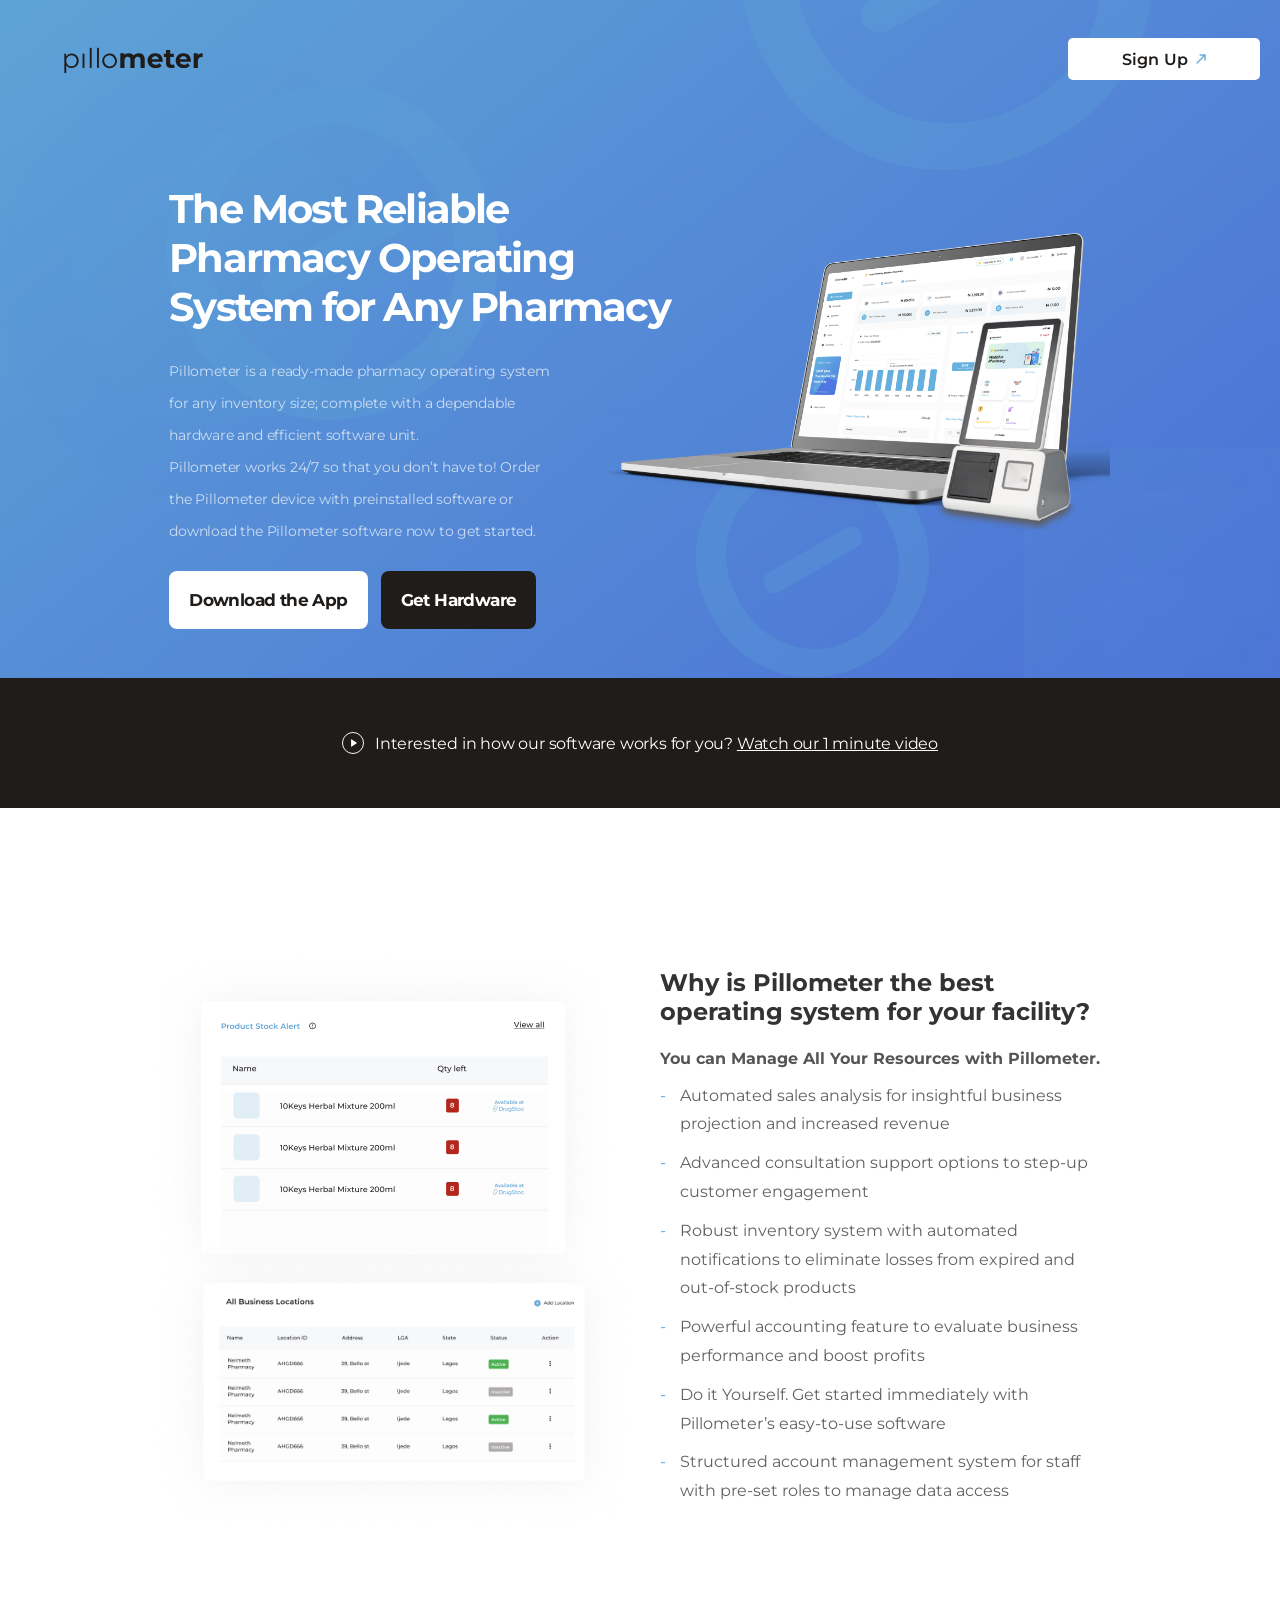
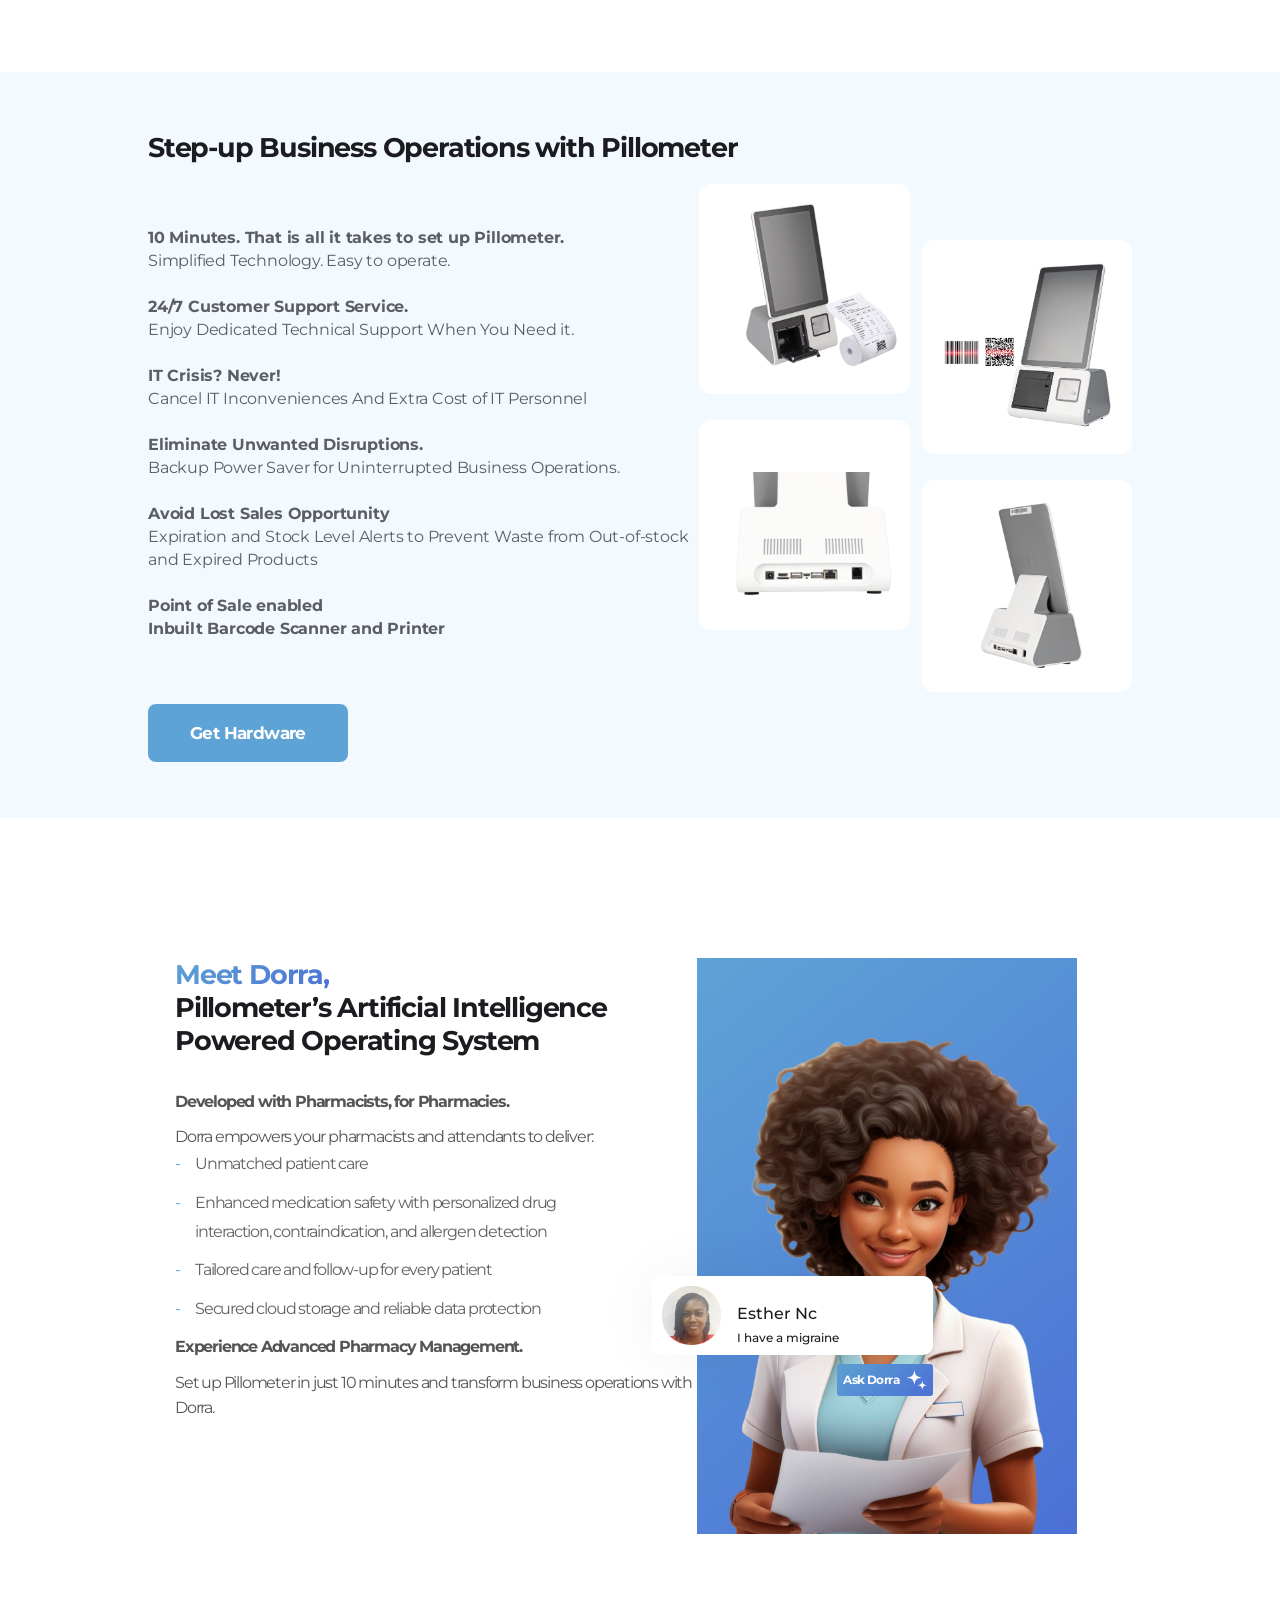
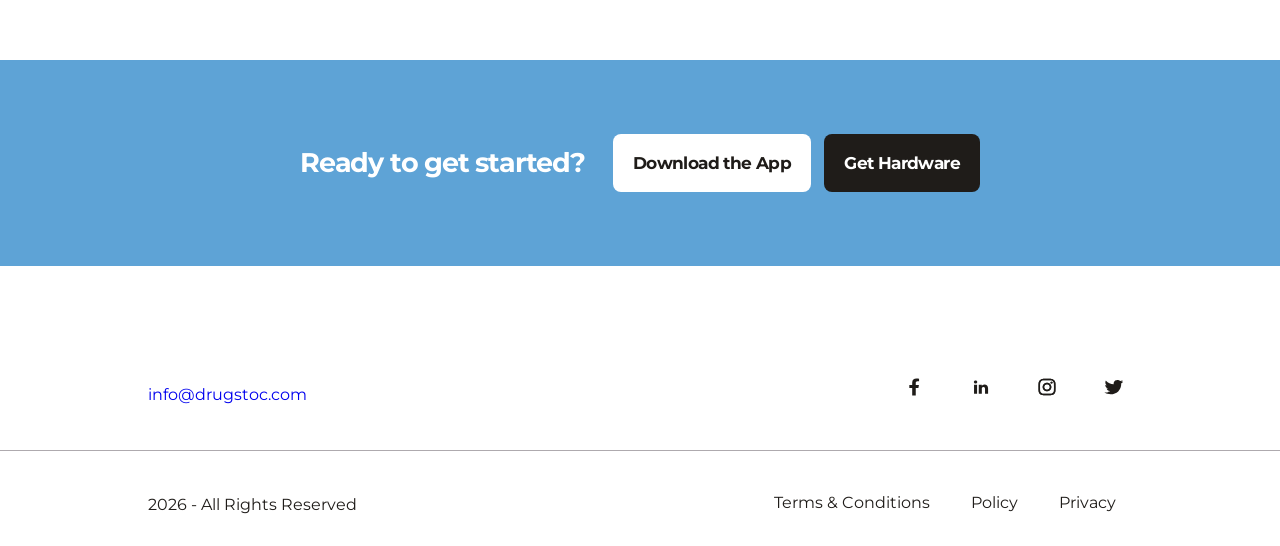
<file: index.html>
<!doctype html>
<html lang="en">
  <head>
    <meta charset="utf-8" />
    <link rel="icon" href="public/favicon.ico" />
    <title>Pillometer</title>
    <meta name="viewport" content="width=device-width, initial-scale=1.0, maximum-scale=1.0, user-scalable=no">
    <meta name="theme-color" content="#000000" />
    <meta
      name="description"
      content="Discover Pillometer, the ultimate pharmacy operating system designed for seamless inventory management. Watch our video to see how it can transform your pharmacy's efficiency."
    />
    <link rel="stylesheet" type="text/css" href="./css/fonts.css" />
    <link rel="stylesheet" type="text/css" href="./css/index.css" />
  </head>
  <body>
    <div class="pillometer-landing">
      <div>
        <div class="mobile__header">
          <img src="public/images/img_v1_wordmark_dark.svg" alt="Brand Image" class="mobile__logo" />
          <button
            class="mobile__header__button"
            onclick="
              window.open(
                'https://admin.pillometer.com/select-signup',
                '_blank'
              )
            "
          >
            Sign Up &nbsp; <img src="public/images/vector.png" width="5" height="5" alt="" title=""/>
          </button>
        </div>
        <!-- hero section -->
        <div class="hero">
          <div class="row-pillometer">
            <div class="stack-view">
              <div class="column-view">
                <div class="column container-xs">
                  <img src="public/images/img_group_48096270.png" alt="Image" class="column__image" />
                </div>
                <div class="section-3">
                  <div class="section__view"></div>
                  <div class="section__content-2">
                    <div class="section__header">
                      <img src="public/images/img_v1_wordmark_dark.svg" alt="Brand Image" class="section__logo" />
                      <button
                        class="section__preorder-button ui button material_theme_sys_light_on_primary size-xs fill"
                        onclick="
                          window.open(
                            'https://admin.pillometer.com/select-signup',
                            '_blank'
                          )
                        "
                      >
                        Sign Up &nbsp; <img src="public/images/vector.png" width="10" height="10" alt="" title=""/>
                      </button>
                    </div>
                    <div class="container-xs">
                      <div class="section__description-column">
                        <h1 class="section__title ui heading size-heading4xl">
                          The Most Reliable<br />Pharmacy Operating<br />System for Any Pharmacy
                        </h1>
                        <p class="section__subtitle ui text size-text2xl">
                          Pillometer is a ready-made pharmacy operating system for any inventory size; complete with a
                          dependable hardware and efficient software unit.<br />
                          Pillometer works 24/7 so that you don’t have to! Order the Pillometer device with preinstalled software or 
                          download the Pillometer software now to get started.
                        </p>
                        <div class="call-to-action__buttons">
                          <button
                            class="services-section__button ui button material_theme_sys_light_on_primary size-sm fill round"
                            onclick="window.location.href='download.html'"
                          >
                            Download the App
                          </button>
                          <button
                            class="services-section__button ui button re_branding_colors_rebranding_color_black size-sm fill round"
                            onclick="window.location.href='order-form.html'"
                          >
                            Get Hardware
                          </button>
                        </div>
                        <div class="mobile-hero-images">
                          <img src="public/images/img_186_copy_1.png" class="mobile-laptop-img" />
                          <img src="public/images/img_pillometer_device.png" class="mobile-pillometer-img" />
                        </div>
                      </div>
                    </div>
                  </div>
                </div>
              </div>
              <div class="hero-images">
                <div class="column-1">
                  <img src="public/images/img_186_copy_1.png" alt="Image Copy" class="laptop-image" />
                  <img src="public/images/img_group_48096268.svg" alt="Primary Image" class="column__image--bottom" />
                </div>
                <img src="public/images/img_ellipse_37.png" alt="Image" class="image_two" />
              </div>
              <img src="public/images/img_group_48096268.svg" alt="Image Three" class="image__three" />
              <img
                src="public/images/img_pillometer_device.png"
                alt="Pillometer Image"
                class="pillometer__device-image"
              />
            </div>
          </div>
        </div>

        <!-- video explanation section -->
        <div class="row_one">
          <div class="section">
            <div class="section__menu">
              <img src="public/images/img_overflow_menu.svg" alt="Overflow Menu Image" class="section__menu-icon" />
              <p class="section__description-1 ui text size-textxl">
                <span class="section__description-span-4"> Interested in how our software works for you?&nbsp;</span>
                <a href="https://www.youtube.com/watch?v=KUdXfP92lE8&t=1s" target="_blank" class="section__description-span-5"> 
                  Watch our 1 minute video
                </a>
              </p>
            </div>
          </div>
        </div>

        <!-- product alert section -->
        <div class="row_two container">
          <div class="left">
            <img src="public/images/product-stock.png" class="product-stock" alt="Image 1">
            <img src="public/images/business-loc.png" class="business-loc" alt="Image 2">
          </div>
          <div class="right">
            <h2>Why is Pillometer the best operating system for your facility?</h2>
            <p class="bold-text">You can Manage All Your Resources with Pillometer.</p>
            <ul class="unordered-list">
              <li>Automated sales analysis for insightful business projection and increased revenue</li>
              <li>Advanced consultation support options to step-up customer engagement</li>
              <li>Robust inventory system with automated notifications to eliminate losses from expired and out-of-stock products</li>
              <li>Powerful accounting feature to evaluate business performance and boost profits</li>
              <li>Do it Yourself. Get started immediately with Pillometer’s easy-to-use software</li>
              <li>Structured account management system for staff with pre-set roles to manage data access</li>
            </ul>
          </div>
        </div>
        
        <!-- services overview section -->
        <div class="row_three">
          <div class="services">
            <div class="services-section container-xs">
              <div class="services-section__column">
                
                <div class="services-section__images-row-mobile">
                  <div class="services-section__images-column">
                    <div class="services-section__image-container">
                      <img
                        src="public/images/img_printer_2022_03_24_10_12_53.png"
                        alt="Printer Image"
                        class="services-section__image--printer"
                      />
                    </div>
                    <div class="services-section__image-container-1">
                      <img
                        src="public/images/img_photo_2022_03_24_10_12_53.png"
                        alt="Photo Image"
                        class="services-section__image--photo"
                      />
                    </div>
                  </div>
                  <div class="services-section__images-column-1">
                    <div class="services-section__image-container-2">
                      <img
                        src="public/images/img_scanner_2022_03_24_10_12_53.png"
                        alt="Scanner Image"
                        class="services-section__image--scanner"
                      />
                    </div>
                    <div class="services-section__image-container-3">
                      <img
                        src="public/images/img_photo_2022_03_24_10_12_51.png"
                        alt="Second Photo Image"
                        class="services-section__image--photo-1"
                      />
                    </div>
                  </div>
                </div>

                <h2 class="services-section__title ui heading size-heading3xl">
                  Step-up Business Operations with Pillometer
                </h2>
                <div class="services-section__content">
                  <div class="services-section__content-column">
                    <p class="description__text ui text size-textxl">
                      <span class="services-section__description-span">
                        10 Minutes. That is all it takes to set up Pillometer.<br
                      /></span>
                      <span class="services-section__description-span-1">
                        Simplified Technology. Easy to operate.<br /><br
                      /></span>
                      <span class="services-section__description-span"> 24/7 Customer Support Service. <br /></span>
                      <span class="services-section__description-span-1">
                        Enjoy Dedicated Technical Support When You Need it.<br /><br
                      /></span>
                      <span class="services-section__description-span"> IT Crisis? Never!<br /></span>
                      <span class="services-section__description-span-1">
                        Cancel IT Inconveniences And Extra Cost of IT Personnel<br /><br
                      /></span>
                      <span class="services-section__description-span"> Eliminate Unwanted Disruptions. <br /></span>
                      <span class="services-section__description-span-1">
                        Backup Power Saver for Uninterrupted Business Operations.<br /><br
                      /></span>
                      <span class="services-section__description-span"> Avoid Lost Sales Opportunity <br /></span>
                      <span class="services-section__description-span-1">
                        Expiration and Stock Level Alerts to Prevent Waste from Out-of-stock and Expired Products<br /><br
                      /></span>
                      <span class="services-section__description-span">
                        Point of Sale enabled<br />Inbuilt Barcode Scanner and Printer<br
                      /></span>
                    </p>
                  </div>
                  <div class="services-section__images-row">
                    <div class="services-section__images-column">
                      <div class="services-section__image-container">
                        <img
                          src="public/images/img_printer_2022_03_24_10_12_53.png"
                          alt="Printer Image"
                          class="services-section__image--printer"
                        />
                      </div>
                      <div class="services-section__image-container-1">
                        <img
                          src="public/images/img_photo_2022_03_24_10_12_53.png"
                          alt="Photo Image"
                          class="services-section__image--photo"
                        />
                      </div>
                    </div>
                    <div class="services-section__images-column-1">
                      <div class="services-section__image-container-2">
                        <img
                          src="public/images/img_scanner_2022_03_24_10_12_53.png"
                          alt="Scanner Image"
                          class="services-section__image--scanner"
                        />
                      </div>
                      <div class="services-section__image-container-3">
                        <img
                          src="public/images/img_photo_2022_03_24_10_12_51.png"
                          alt="Second Photo Image"
                          class="services-section__image--photo-1"
                        />
                      </div>
                    </div>
                  </div>
                </div>
                <button
                  class="services-section__button ui button re_branding_colors_rebranding_color size-sm fill round"
                  onclick="window.location.href='order-form.html'"
                >
                  Get Hardware
                </button>
              </div>
            </div>
          </div>
        </div>

        <!-- ai introduction section -->
        <div class="row_four">
          <div class="section-2 container-xs">
            <div class="section__description ui">
              <h2 class="ui heading size-heading3xl">
                <span class="section__description-span">
                  Meet Dorra, <br />
                </span>
                <span>Pillometer’s Artificial Intelligence Powered Operating System</span>
              </h2>
              <p class="description ui text size-textxl">
                <p class="bold-text">Developed with Pharmacists, for Pharmacies.</p>
                <p class="description-text">Dorra empowers your pharmacists and attendants to deliver:</p>
                <ul class="unordered-list description-list">
                  <li>Unmatched patient care</li>
                  <li>Enhanced medication safety with personalized drug interaction, contraindication, and allergen detection</li>
                  <li>Tailored care and follow-up for every patient</li>
                  <li>Secured cloud storage and reliable data protection</li>
                </ul>
                <p class="bold-text">Experience Advanced Pharmacy Management.</p>
                <p class="description-text">Set up Pillometer in just 10 minutes and transform business operations with Dorra.</p>
              </p>
            </div>
            <div class="section__content-1">
              <div class="section__content__stack">
                <img src="public/images/img_rectangle_16.png" alt="Feature Image" class="section__content__image" />
                <div class="section__content__actions" id="ask-dora-container">
                  <button id="ask-dora-button" class="section__content__button ui button heading size-heading2xl">Ask Dorra</button>
                  <img src="public/images/img_christmas_stars.svg" alt="" class="section__content__icon" aria-hidden="true" />
                </div>
              </div>
              <div class="section__testimonials-1">
                <div class="section__testimonials__column--image">
                  <img src="public/images/img_whatsapp_image_2024_04_04.png" alt="Whatsapp Image" class="section__testimonials__image" />
                </div>
                <div class="section__testimonials__column--text">
                  <p class="section__testimonials__author ui text size-textxl">Esther Nc</p>
                  <h4 class="section__testimonials__message ui heading size-textlg">
                    I have a migraine
                  </h4>
                </div>
              </div>
            </div>
          </div>
        </div>

        <!-- call to action section -->
        <div class="row_five">
          <div class="cta">
            <div class="call-to-action container-xs">
              <h2 class="call-to-action__title ui heading size-heading3xl">Ready to get started?</h2>
              <div class="call-to-action__buttons">
                <button
                  class="services-section__button ui button material_theme_sys_light_on_primary size-sm fill round"
                  onclick="window.location.href='download.html'"
                >
                  Download the App
                </button>
                <button
                  class="services-section__button ui button re_branding_colors_rebranding_color_black size-sm fill round"
                  onclick="window.location.href='order-form.html'"
                >
                  Get Hardware
                </button>
              </div>
            </div>
          </div>
        </div>
      </div>

      <!-- footer section -->
      <footer class="footer">
        <div class="footer__contact-info">
          <p class="footer__email ui text size-textxl"><a href="mailto:info@drugstoc.com">info@drugstoc.com</a></p>
          <div class="footer__social-media">
            <img
              src="public/images/img_facebook.svg"
              onclick="
                window.open(
                  'https://www.facebook.com/drugstocehub/',
                  '_blank'
                )
              "
              alt="Facebook Icon"
              class="footer__icon--facebook" />
            <img
              src="public/images/img_link.svg"
              onclick="
                window.open(
                  'https://ng.linkedin.com/company/drugstoc',
                  '_blank'
                )
              "
              alt="Linkedin Icon"
              class="footer__icon--linkedin" />
            <img
              src="public/images/img_info.svg"
              onclick="
                window.open(
                  'https://www.instagram.com/drugstoc/?hl=en',
                  '_blank'
                )
              "
              alt="Instagram Icon"
              class="footer__icon--linkedin" />
            <img
              src="public/images/img_trash.svg"
              onclick="
                window.open(
                  'https://twitter.com/DrugStocHQ',
                  '_blank'
                )
              "
              alt="Twitter Icon"
              class="footer__icon--facebook" />
            <!-- <img src="public/images/img_profile.svg" alt="Profile Icon" class="footer__icon--facebook" /> -->
          </div>
        </div>
        <div class="footer__divider"></div>
        <div class="footer__column--legal container-xs">
          <div class="footer__legal-info">
            <p id="footer-year" class="footer__copyright ui text size-textxl"></p>
            <ul class="footer__links">
              <li>
                <a href="#" class="terms-link-link">
                  <p class="ui text size-textxl">Terms & Conditions</p>
                </a>
              </li>
              <li>
                <a href="Policy" target="_blank" rel="noreferrer">
                  <p class="ui text size-textxl">Policy</p>
                </a>
              </li>
              <li>
                <a href="Privacy" target="_blank" rel="noreferrer" class="privacy-link-link">
                  <p class="ui text size-textxl">Privacy</p>
                </a>
              </li>
            </ul>
          </div>
        </div>
      </footer>
    </div>
  </body>

  <script>
    document.getElementById('footer-year').innerHTML = `${new Date().getFullYear()} - All Rights Reserved`;
    
    const resizeActionsBottomPosition = () => {
      const actions = document.querySelector('.section__content__actions');
      const button = document.getElementById('ask-dora-button');
      let bottomPosition;

      if (button.innerText === 'Restart') {
        if (window.innerWidth >= 1700) {
          bottomPosition = '-4%';
        } else if (window.innerWidth <= 400) {
          bottomPosition = '-30%';
        } else if (window.innerWidth <= 550) {
          bottomPosition = '-5%';
        } else if (window.innerWidth <= 800) {
          bottomPosition = '-17%';
        } else if (window.innerWidth <= 1050) {
          bottomPosition = '-7.5%';
        } else {
          bottomPosition = '-21%';
        }
      } else {
        if (window.innerWidth <= 550) {
          bottomPosition = '20%';
        } else if (window.innerWidth <= 800) {
          bottomPosition = '23%';
        } else {
          bottomPosition = '24%';
        }
      }
      actions.style.bottom = bottomPosition;
    };

    document.getElementById('ask-dora-container').addEventListener('click', function() {
      const sectionContent = document.querySelector('.section__content-1');
      const button = document.getElementById('ask-dora-button');

      if (button.innerText === 'Ask Dorra') {
        // Add new testimonial
        const newTestimonial = document.createElement('div');
        newTestimonial.className = 'section__testimonials-2 fade-in';
        newTestimonial.innerHTML = `
          <div class="section__testimonials__column--image">
            <img src="public/images/img_rectangle_16_copy.png" alt="Whatsapp Image" class="section__testimonials__image" />
          </div>
          <div class="section__testimonials__column--text">
            <p class="section__testimonials__author ui text size-textxl">Dorra</p>
            <h4 class="section__testimonials__message ui heading size-textlg">
              Treatment for acute migraine aims to stop the attack or reduce the severity of the headache and associated symptoms.
            </h4>
            <h4 class="section__testimonials__message ui heading size-textlg">
              Lifestyle changes such as maintaining regular meals, hydration, sleep, and exercise can also help manage migraines. Acute migraine treatment options include medications like triptans (such as sumatriptan) or NSAIDs like ibuprofen. It's important to consult a healthcare professional for a personalized treatment plan.
            </h4>
          </div>
        `;

        sectionContent.appendChild(newTestimonial);

        // Update CSS for section__content__actions
        button.innerText = 'Restart';
        resizeActionsBottomPosition();
      } else {
        // Remove new testimonials with fade-out effect
        const newTestimonial = document.querySelector('.section__testimonials-2');

        if (newTestimonial) {
          newTestimonial.classList.remove('fade-in');
          newTestimonial.classList.add('fade-out');
          newTestimonial.addEventListener('animationend', () => {
            if (newTestimonial.parentElement) {
              sectionContent.removeChild(newTestimonial);
            }
          });
        }

        // Revert CSS for section__content__actions
        button.innerText = 'Ask Dorra';
        resizeActionsBottomPosition();
      }
    });

    window.addEventListener('resize', resizeActionsBottomPosition);

    function openAppropriateLink() {
      const userAgent = navigator.userAgent || navigator.vendor || window.opera;

      if (/android/i.test(userAgent)) {
        // Android device
        window.open('https://play.google.com/store/search?q=pillometer&c=apps&hl=en_US', '_blank');
      } else if (/iPad|iPhone|iPod/.test(userAgent) && !window.MSStream) {
        // iOS device
        window.open('https://apps.apple.com/us/app/pillometer/id6502710017', '_blank');
      } else {
        // Fallback or unknown device
        window.open('https://play.google.com/store/search?q=pillometer&c=apps&hl=en_US', '_blank');
      }
    }
  </script>
</html>
</file>
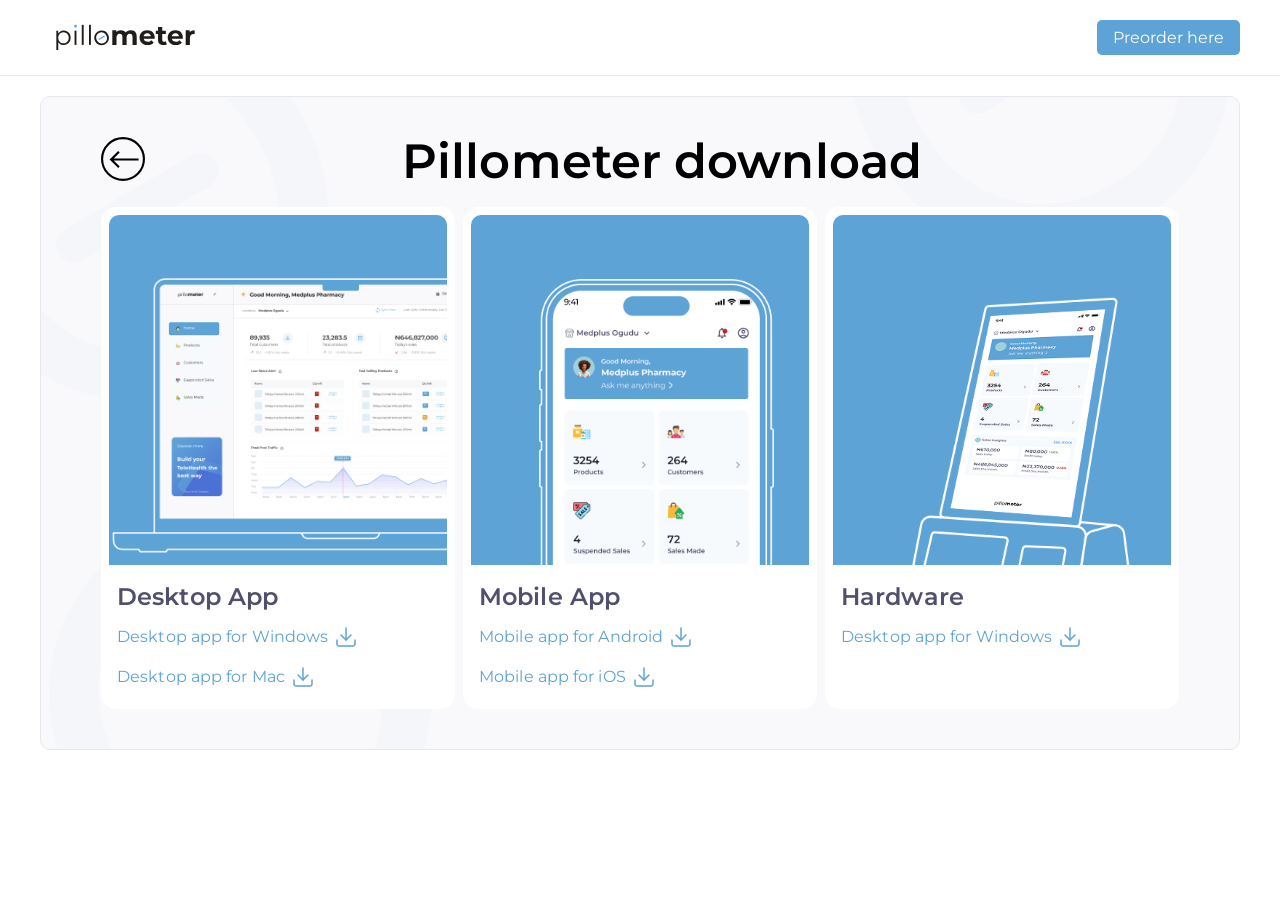
<file: download.html>
<!doctype html>
<html lang="en">
  <head>
    <meta charset="utf-8" />
    <link rel="icon" href="public/favicon.ico" />
    <title>Pillometer | Download</title>
    <meta name="viewport" content="width=device-width, initial-scale=1.0, maximum-scale=1.0, user-scalable=no">
    <meta name="theme-color" content="#000000" />
    <meta
      name="description"
      content="Discover Pillometer, the ultimate pharmacy operating system designed for seamless inventory management. Watch our video to see how it can transform your pharmacy's efficiency."
    />
    <link rel="stylesheet" type="text/css" href="./css/fonts.css" />
    <link rel="stylesheet" type="text/css" href="./css/download.css" />
  </head>
  <body>
    <nav class="navigator-class">
      <a href="index.html">
        <img src="public/images/pillometer-icon.svg" alt="Brand Image" class="pill-icon" />
      </a>
      <a class="navigator-button" href="order-form.html">Preorder here</a>
    </nav>

    <div class="download-body">
      <div class="download-box">
        <img src="public/images/pillometer-tl.svg" alt="Brand Image" class="pillometer-tl" /> 
        <img src="public/images/pillometer-tr.svg" alt="Brand Image" class="pillometer-tr" /> 
        <img src="public/images/pillometer-bl.svg" alt="Brand Image" class="pillometer-bl" />        

        <div class="download-header">
          <a href="index.html">
            <img
              src="public/images/arrow-back.svg"
              alt="Go back"
              class="arrow-back"
            />
          </a>
          <span class="download-header-text">Pillometer download</span>
          <span></span>
        </div>

        <div class="download-cards">

          <!-- PC -->
          <div class="download-card">
            <div class="download-image">
              <img src="public/images/macbook.png" alt="Brand Image" class="mac-image" /> 
            </div>
            <div class="download-details">
              <p class="download-category">Desktop App</p>
              <div class="download-text-row">
                <span class="download-text">Desktop app for Windows</span>
                <img src="public/images/download.svg" alt="Brand Image" class="download-svg" />
              </div>
              <div class="download-text-row">
                <span class="download-text">Desktop app for Mac</span>
                <img src="public/images/download.svg" alt="Brand Image" class="download-svg" />
              </div>
            </div>
          </div>

          <!-- Mobile -->
          <div class="download-card">
            <div class="download-image">
              <img src="public/images/mobile-showcase.png" alt="Brand Image" class="mobile-image" />
            </div>
            <div class="download-details">
              <p class="download-category">Mobile App</p>
              <div class="download-text-row">
                <span class="download-text">Mobile app for Android</span>
                <img src="public/images/download.svg" alt="Brand Image" class="download-svg" />
              </div>
              <div class="download-text-row">
                <span class="download-text">Mobile app for iOS</span>
                <img src="public/images/download.svg" alt="Brand Image" class="download-svg" />
              </div>
            </div>
          </div>

          <!-- Hardware -->
          <div class="download-card">
            <div class="download-image">
              <img src="public/images/pillometer-showcase.png" alt="Brand Image" class="mobile-image" />
            </div>
            <div class="download-details">
              <p class="download-category">Hardware</p>
              <div class="download-text-row">
                <span class="download-text">Desktop app for Windows</span>
                <img src="public/images/download.svg" alt="Brand Image" class="download-svg" />
              </div>
              <div class="download-text-row"></div>
            </div>
          </div>

        </div>
      </div>
    </div>
  </body>
</html>
</file>
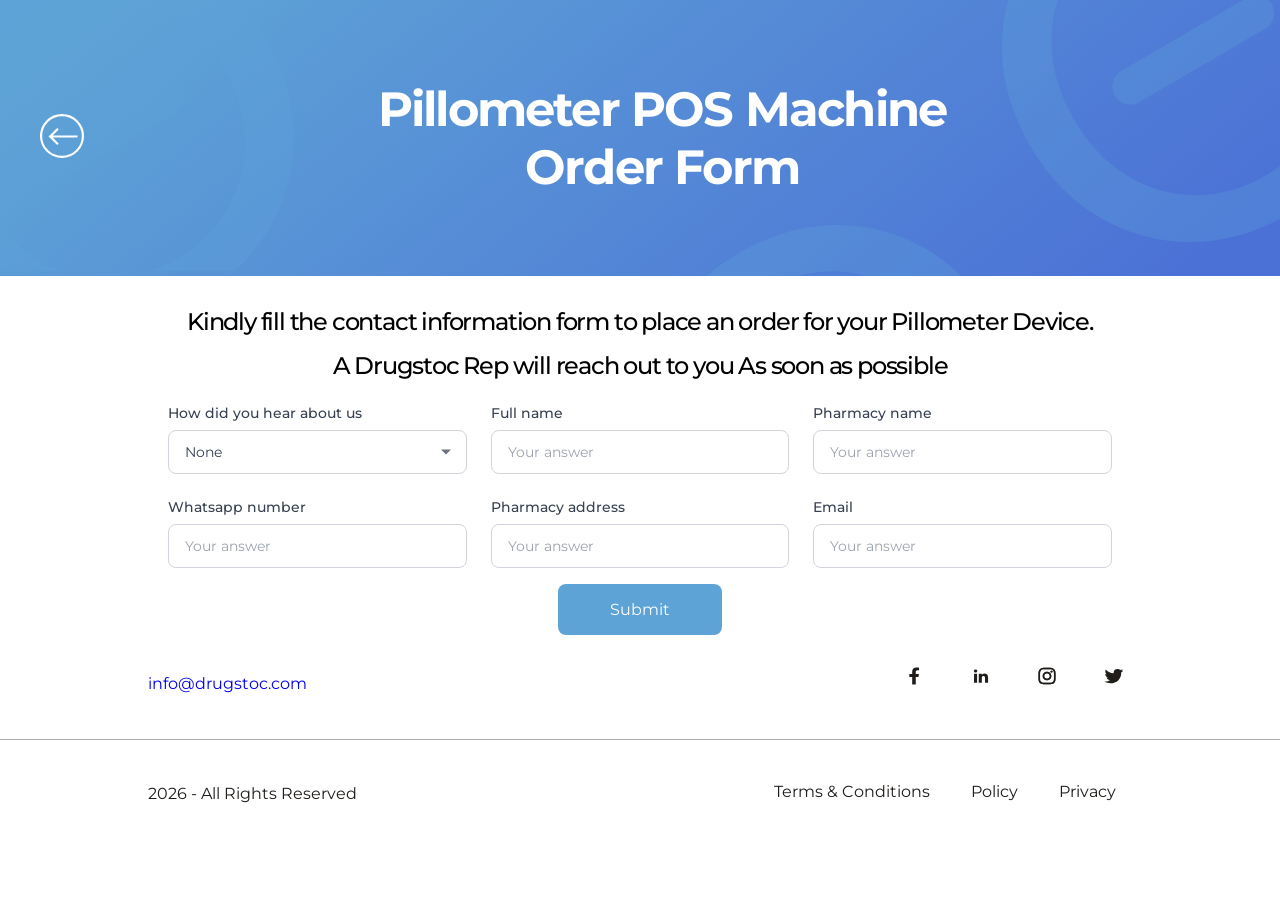
<file: order-form.html>
<!doctype html>
<html lang="en">
  <head>
    <meta charset="utf-8" />
    <link rel="icon" href="public/favicon.ico" />
    <title>Pillometer | Order Form</title>
    <meta name="viewport" content="width=device-width, initial-scale=1.0, maximum-scale=1.0, user-scalable=no">
    <meta name="theme-color" content="#000000" />
    <meta
      name="description"
      content="Discover Pillometer, the ultimate pharmacy operating system designed for seamless inventory management. Watch our video to see how it can transform your pharmacy's efficiency."
    />
    <link rel="stylesheet" type="text/css" href="./css/fonts.css" />
    <link rel="stylesheet" type="text/css" href="./css/download.css" />
    <link rel="stylesheet" type="text/css" href="./css/index.css" />
    <link rel="stylesheet" type="text/css" href="./css/form.css" />
  </head>
  <body>
    <div class="form-landing">
      <div class="form-hero">
        <img src="public/images/pillometer-form-left.svg" alt="hero-image" class="pillometer-form-left" />
        <img src="public/images/pillometer-form-right.svg" alt="hero-image" class="pillometer-form-right" />
        <img src="public/images/pillometer-form-center.svg" alt="hero-image" class="pillometer-form-center" />

        <div class="download-header">
          <a href="index.html">
            <img
              src="public/images/arrow-back-white.svg"
              alt="Go back"
              class="arrow-back"
            />
          </a>
          <span class="form-hero-text">Pillometer POS Machine<br />Order Form</span>
          <span></span>
        </div>
      </div>

      <div class="form-content">
        <span class="form-header">Kindly fill the contact information form to place an order for your Pillometer Device.<br/>A Drugstoc Rep will reach out to you As soon as possible</span>

        <div class="form-container">
          <form class="form-grid">
            <div class="form-group">
              <label for="how-heard">How did you hear about us</label>
              <div class="select-wrapper">
                <select id="how-heard" class="form-select">
                  <option value="">None</option>
                  <option value="google">Google Search</option>
                  <option value="social-media">Social Media</option>
                  <option value="friend">Friend/Family</option>
                  <option value="advertisement">Advertisement</option>
                  <option value="other">Other</option>
                </select>
              </div>
            </div>
            
            <div class="form-group">
              <label for="full-name">Full name</label>
              <input type="text" id="full-name" class="form-control" placeholder="Your answer">
            </div>
            
            <div class="form-group">
              <label for="pharmacy-name">Pharmacy name</label>
              <input type="text" id="pharmacy-name" class="form-control" placeholder="Your answer">
            </div>
            
            <div class="form-group">
              <label for="whatsapp">Whatsapp number</label>
              <input type="tel" id="whatsapp" class="form-control" placeholder="Your answer">
            </div>
            
            <div class="form-group">
              <label for="pharmacy-address">Pharmacy address</label>
              <input type="text" id="pharmacy-address" class="form-control" placeholder="Your answer">
            </div>
            
            <div class="form-group">
              <label for="email">Email</label>
              <input type="email" id="email" class="form-control" placeholder="Your answer">
            </div>
          </form>
        </div>

        <a class="submit-button">Submit</a>
      </div>

      <!-- footer section -->
      <footer class="footer">
        <div class="footer__contact-info">
          <p class="footer__email ui text size-textxl"><a href="mailto:info@drugstoc.com">info@drugstoc.com</a></p>
          <div class="footer__social-media">
            <img
              src="public/images/img_facebook.svg"
              onclick="
                window.open(
                  'https://www.facebook.com/drugstocehub/',
                  '_blank'
                )
              "
              alt="Facebook Icon"
              class="footer__icon--facebook" />
            <img
              src="public/images/img_link.svg"
              onclick="
                window.open(
                  'https://ng.linkedin.com/company/drugstoc',
                  '_blank'
                )
              "
              alt="Linkedin Icon"
              class="footer__icon--linkedin" />
            <img
              src="public/images/img_info.svg"
              onclick="
                window.open(
                  'https://www.instagram.com/drugstoc/?hl=en',
                  '_blank'
                )
              "
              alt="Instagram Icon"
              class="footer__icon--linkedin" />
            <img
              src="public/images/img_trash.svg"
              onclick="
                window.open(
                  'https://twitter.com/DrugStocHQ',
                  '_blank'
                )
              "
              alt="Twitter Icon"
              class="footer__icon--facebook" />
            <!-- <img src="public/images/img_profile.svg" alt="Profile Icon" class="footer__icon--facebook" /> -->
          </div>
        </div>
        <div class="footer__divider"></div>
        <div class="footer__column--legal container-xs">
          <div class="footer__legal-info">
            <p id="footer-year" class="footer__copyright ui text size-textxl"></p>
            <ul class="footer__links">
              <li>
                <a href="#" class="terms-link-link">
                  <p class="ui text size-textxl">Terms & Conditions</p>
                </a>
              </li>
              <li>
                <a href="Policy" target="_blank" rel="noreferrer">
                  <p class="ui text size-textxl">Policy</p>
                </a>
              </li>
              <li>
                <a href="Privacy" target="_blank" rel="noreferrer" class="privacy-link-link">
                  <p class="ui text size-textxl">Privacy</p>
                </a>
              </li>
            </ul>
          </div>
        </div>
      </footer>
    </div>
  </body>

  <script>
    document.getElementById('footer-year').innerHTML = `${new Date().getFullYear()} - All Rights Reserved`;
  </script>
</html>
</file>
<file: css/fonts.css>
@font-face {
  font-display: swap;
  font-style: normal;
  src: url("../public/fonts/MontserratSemiBold.ttf");
  font-family: "Montserrat";
  font-weight: 600;
}
@font-face {
  font-display: swap;
  font-style: normal;
  src: url("../public/fonts/MontserratBold.ttf");
  font-family: "Montserrat";
  font-weight: 700;
}
@font-face {
  font-display: swap;
  font-style: normal;
  src: url("../public/fonts/MontserratRegular.ttf");
  font-family: "Montserrat";
  font-weight: 400;
}
@font-face {
  font-display: swap;
  font-style: normal;
  src: url("../public/fonts/MontserratMedium.ttf");
  font-family: "Montserrat";
  font-weight: 500;
}
</file>
<file: css/index.css>
body {
  margin: 0;
  padding: 0;
  font-family: Montserrat;
}

* {
  box-sizing: border-box;
  line-height: normal;
  font-family: inherit;
  margin: unset;
}

a {
  text-decoration: none;
  display: block;
}

ul {
  margin: 0;
  margin-inline: unset !important;
  padding: 0;
  list-style: none;
}

img {
  max-width: 100%;
  height: auto;
}

[type="text"],
input:where(:not([type])),
[type="email"],
[type="url"],
[type="password"],
[type="number"],
[type="date"],
[type="datetime-local"],
[type="month"],
[type="search"],
[type="tel"],
[type="time"],
[type="week"],
[multiple],
textarea,
select,
button {
  appearance: none;
  background-color: transparent;
  border-color: unset;
  border-width: 0;
  border-radius: unset;
  padding: unset;
  font-size: unset;
  line-height: unset;
  color: inherit;
}
input:focus-visible,
[multiple]:focus-visible,
textarea:focus-visible,
select:focus-visible {
  outline: none;
}

.pillometer-landing {
  gap: 104px;
  background-color: #ffffff;
  display: flex;
  width: 100%;
  flex-direction: column;
}

@media screen and (max-width: 1440px) {
  .pillometer-landing {  
    gap: 104px;
  }
}

@media screen and (max-width: 1050px) {
  .pillometer-landing {  
    gap: 78px;
  }
}

@media screen and (max-width: 550px) {
  .pillometer-landing {  
    gap: 52px;
  }
}

.hero {
  height: 678px;
  background-image: url(../public/images/img_hero.png);
  background-size: cover;
  background-repeat: no-repeat;
}

@media screen and (max-width: 1050px) {
  .hero {
    height: auto;
  }
}

.row-pillometer {
  height: 678px;
  background-image: url(../public/images/img_group_9.png);
  background-size: cover;
  background-repeat: no-repeat;
}

@media screen and (max-width: 1050px) {
  .row-pillometer {
    height: 800px;
  }
}
@media screen and (max-width: 550px) {
  .row-pillometer {
    height: 750px;
  }
}
@media screen and (max-width: 350px) {
  .row-pillometer {
    height: 875px;
  }
}

.stack-view {
  height: 678px;
  background: linear-gradient(141deg, #5ea3d6, #4b70d6);
  position: relative;
  align-content: flex-end;
}

@media screen and (max-width: 1050px) {
  .stack-view {
    height: 800px;
  }
}
@media screen and (max-width: 550px) {
  .stack-view {
    height: 750px;
  }
}

@media screen and (max-width: 350px) {
  .stack-view {
    height: 875px;
  }
}

.column-view {
  flex: 1;
  display: flex;
  flex-direction: column;
  align-items: center;
  position: absolute;
  top: 0px;
  right: 0px;
  left: 0px;
  margin: auto;
}

.column {
  padding-left: 56px;
  padding-right: 132px;
  z-index: 1;
  position: relative;
  display: flex;
  flex-direction: column;
  align-items: end;
}

@media screen and (max-width: 1440px) {
  .column {
    padding-right: 32px;
    padding: 0;
  }
}

@media screen and (max-width: 1050px) {
  .column {
    display: none;
  }
}

@media screen and (max-width: 550px) {
  .column {
    padding-left: 16px;
    padding-right: 16px;
  }
}

.column__image {
  height: 170px;
  width: 40%;
}

.section-3 {
  margin-top: -132px;
  position: relative;
  width: 96%;
  display: flex;
  justify-content: center;
  align-items: start;
}

@media screen and (max-width: 1440px) {
  .section-3 {
    width: 100%;
    padding: 0;
    padding-right: 20px;
  }
}

@media screen and (max-width: 1050px) {
  .section-3 {
    flex-direction: column;
    width: 100%;
    padding: 20px;
  }
}

.section__view {
  height: 448px;
  margin-top: 20px;
  backdrop-filter: opacity(0.5);
  filter: blur(1000px);
  width: 448px;
  border-radius: 224px;
}

@media screen and (max-width: 1050px) {
  .section__view {
    height: 148px;
  }
}
@media screen and (max-width: 550px) {
  .section__view {
    width: 0;
    height: 120px;
    visibility: hidden;
  }
}

.section__content-2 {
  margin-left: -400px;
  gap: 104px;
  align-self: center;
  position: relative;
  display: flex;
  flex: 1;
  flex-direction: column;
  align-items: center;
}

@media screen and (max-width: 1440px) {
  .section__content-2 {
    gap: 104px;
  }
}

@media screen and (max-width: 1050px) {
  .section__content-2 {
    align-self: stretch;
    gap: 78px;
    margin-left: 0px;
  }
}

@media screen and (max-width: 550px) {
  .section__content-2 {  
    gap: 52px;
  }
}

.mobile__header {
  display: none;
}

@media screen and (max-width: 550px) {
  .mobile__header {
    align-self: stretch;
    display: flex;
    justify-content: space-between;
    align-items: center;
    gap: 20px;
    padding: 10px;
  }
}

.mobile__logo {
  height: 14px;
}

.mobile__header__button {
  font-size: 8px;
  border: 1px solid #000000;
  height: 21px;
  width: 96.5px;
  border-radius: 2.5px;
  z-index: 5;
}

.section__header {
  align-self: stretch;
  display: flex;
  justify-content: space-between;
  align-items: center;
  gap: 20px;
}

@media screen and (max-width: 550px) {
  .section__header {
    display: none;
  }
}

.section__logo {
  height: 28px;
}

.section__preorder-button {
  letter-spacing: 0.1px;
  font-weight: 600;
  min-width: 192px;
  border-radius: 5px;
  z-index: 5;
}

.section__description-column {
  gap: 24px;
  display: flex;
  flex-direction: column;
}

@media screen and (max-width: 550px) {
  .section__description-column {
    margin-top: 24px;
  }
}

.section__title {
  color: #ffffff !important;
  letter-spacing: -1.8px;
  z-index: 5;
}

@media screen and (max-width: 1050px) {
  .section__title {
    font-size: 32px;
    font-size: 26px;
    text-align: center;
  }
}

.section__subtitle {
  color: #ffffffb2 !important;
  letter-spacing: -0.2px;
  width: 44%;
  line-height: 32px;
  z-index: 5;
}

@media screen and (max-width: 1440px) {
  .section__subtitle {
    width: 40%;
  }
}

@media screen and (max-width: 1050px) {
  .section__subtitle {
    width: 100%;
    font-size: 10px;
    text-align: center;
  }
}

.hero-images {
  flex: 1;
  display: flex;
  align-items: center;
  margin-left: auto;
  margin-right: auto;
}

@media screen and (max-width: 1050px) {
  .hero-images {
    flex-direction: column;
  }
}

.column-1 {
  z-index: 2;
  flex: 1;
  position: relative;
  display: flex;
  flex-direction: column;
  align-items: end;
}

.laptop-image {
  height: 334px;
  z-index: 3;
  width: 46%;
  position: relative;
  object-fit: contain;
}

@media screen and (max-width: 1050px) {
  .laptop-image {
    visibility: hidden;
  }
}

@media screen and (min-width: 1800px) {
  .laptop-image {
    height: 334px;
  }
}

@media screen and (min-width: 2500px) {
  .laptop-image {
    height: 334px;
  }
}

.column__image--bottom {
  height: 236px;
  margin-top: -96px;
  margin-right: 120px;
  position: relative;
  width: 32%;
}

@media screen and (max-width: 1050px) {
  .column__image--bottom {
    margin-right: 0px;
  }
}

.image_two {
  height: 230px;
  margin-left: -86px;
  align-self: end;
  position: relative;
  width: 20%;
  object-fit: cover;
}

@media screen and (max-width: 1050px) {
  .image_two {
    align-self: auto;
    width: 100%;
    margin-left: 0px;
  }
}

@media screen and (max-width: 550px) {
  .image_two {
    display: none;
  }
}

.image__three {
  height: 384px;
  z-index: 4;
  width: 26%;
  position: absolute;
  left: 13%;
  top: 9%;
  margin: auto;
}

.pillometer__device-image {
  height: 254px;
  z-index: 5;
  width: 18%;
  position: absolute;
  object-fit: contain;
  bottom: 20%;
  right: 12%;
  margin: auto;
}

@media screen and (max-width: 1050px) {
  .pillometer__device-image {
    visibility: hidden;
  }
}
@media screen and (min-width: 1800px) {
  .pillometer__device-image {
    height: 254px;
    right: 20%;
  }
}

.row_one {
  height: 96px;
  padding-top: 34px;
  padding-bottom: 34px;
  background-image: url(../public/images/img_group_23.png);
  background-size: cover;
  background-repeat: no-repeat;
  display: flex;
  justify-content: center;
  align-items: center;
}

@media screen and (max-width: 1440px) {
  .row_one {
    height: auto;
  }
}

@media screen and (max-width: 1050px) {
  .row_one {
    height: auto;
  }
}

@media screen and (max-width: 550px) {
  .row_one {
    padding-top: 16px;
    padding-bottom: 16px;
  }
}

.section {
  padding-left: 56px;
  padding-right: 56px;
  display: flex;
  justify-content: center;
}

@media screen and (max-width: 1440px) {
  .section {
    padding: 20px;
  }
}

@media screen and (max-width: 1050px) {
  .section {
    padding-left: 20px;
    padding-right: 20px;
    padding: 20px;
  }
}

@media screen and (max-width: 550px) {
  .section {
    padding-left: 8px;
    padding-right: 8px;
  }
}

.section__menu {
  gap: 11px;
  display: flex;
}

.section__menu-icon {
  height: 22px;
  width: 22px;
}

.section__description-1 {
  color: #ffffff !important;
  letter-spacing: -0.2px;
  display: flex;
  justify-content: center;
  align-items: center;
}

.section__description-span-4 {
  color: #ffffff;
}

.section__description-span-5 {
  color: #ffffff;
  text-decoration: underline;
}

.row_two {
  margin-top: 120px;
}

@media screen and (max-width: 768px) {
  .row_two {
    margin-top: 80px;
  }
}

@media screen and (max-width: 550px) {
  .row_two {
    margin-top: 20px;
  }
}

.left, .right {
  flex: 1;
  padding: 20px;
}

.left {
  position: relative;
  width: 100%;
  padding-bottom: 50%;
}

.product-stock, .business-loc {
  position: absolute;
  height: auto;
  max-width: 100%;
}

.product-stock {
  left: 0;
  top: 0;
  z-index: 1;
}

.business-loc {
  right: 0;
  bottom: 0;
  z-index: 2;
}

@media screen and (min-width: 1700px) {
  .left {
    padding-bottom: 30%;
  }

  .product-stock {
    width: 60%;
  }

  .business-loc {
    width: 65%;
  }
}

@media screen and (max-width: 768px) {
  .left {
    padding-bottom: 70%;
  }

  .product-stock {
    width: 80%;
  }

  .business-loc {
    width: 85%;
  }
}

@media screen and (max-width: 550px) {
  .left {
    padding-bottom: 80%;
  }

  .product-stock, .business-loc {
    width: 90%;
  }
}

@media screen and (max-width: 768px) {
  .right {
    position: relative;
  }
}

.right h2 {
  font-size: 24px;
  color: #333;
  margin-bottom: 20px;
}

@media screen and (max-width: 550px) {
  .right h2 {
    font-size: 16px;
  }
}

.bold-text {
  font-size: 16px;
  font-weight: 700;
  margin-bottom: 10px;
  color: #555;
  line-height: 1.6;
}

@media screen and (max-width: 550px) {
  .bold-text {
    font-size: 8px;
  }
}

.unordered-list {
  list-style-type: none;
  padding: 0;
  color: #1c1b1fb2;
}

.unordered-list li {
  margin-bottom: 10px;
  padding-left: 20px;
  position: relative;
  line-height: 1.8;
}

@media screen and (max-width: 550px) {
  .unordered-list li {
    font-size: 8px;
  }
}

.unordered-list li::before {
  content: "-";
  position: absolute;
  left: 0;
  color: #5EA3D6;
}

.row_three {
  margin-top: 116px;
}

@media screen and (max-width: 768px) {
  .row_three {
    margin-top: 80px;
  }
}

@media screen and (max-width: 550px) {
  .row_three {
    margin-top: 20px;
  }
}

.services {
  padding-top: 92px;
  padding-bottom: 92px;
  background-color: #f2f9ff;
  display: flex;
  justify-content: center;
}

@media screen and (max-width: 1440px) {
  .services {
    padding-top: 32px;
    padding-bottom: 32px;
  }
}

@media screen and (max-width: 1050px) {
  .services {
    padding-top: 20px;
    padding-bottom: 20px;
  }
}

@media screen and (max-width: 550px) {
  .services {
    padding-top: 16px;
    padding-bottom: 16px;
  }
}

.services-section {
  margin-bottom: 4px;
  display: flex;
  justify-content: center;
}

@media screen and (max-width: 1440px) {
  .services-section {
    padding: 20px;
  }
}

@media screen and (max-width: 1050px) {
  .services-section {
    padding: 20px;
  }
}

.services-section__column {
  width: 100%;
  display: flex;
  flex-direction: column;
  gap: 12px;
}

.services-section__title {
  letter-spacing: -1.2px;
  line-height: 48px;
}

@media screen and (max-width: 1050px) {
  .services-section__title {
    font-size: 26px;
  }
}

@media screen and (max-width: 550px) {
  .services-section__title {
    line-height: 24px;
    font-size: 24px;
  }
}

.services-section__content {
  display: flex;
  align-items: start;
}

@media screen and (max-width: 550px) {
  .services-section__content {
    flex-direction: column;
  }
}

.services-section__content-column {
  margin-top: 42px;
  gap: 36px;
  display: flex;
  flex: 1;
  flex-direction: column;
  align-items: start;
}

@media screen and (max-width: 1050px) {
  .services-section__content-column {
    align-self: stretch;
  }
}

@media screen and (max-width: 550px) {
  .services-section__content-column {
    gap: 8px;
    align-self: auto;
    margin-top: 14px;
  }
}

.services-section__images-row-mobile {
  display: none;
}

@media screen and (max-width: 550px) {
  .services-section__images-row-mobile {
    display: flex;
    gap: 12px;
    display: flex;
    width: 100%;
    align-items: start;
  }
}

.services-section__images-row {
  gap: 12px;
  display: flex;
  width: 44%;
  align-items: start;
}

@media screen and (max-width: 1050px) {
  .services-section__images-row {
    width: 40%;
  }
}

@media screen and (max-width: 550px) {
  .services-section__images-row {
    display: none;
  }
}

.services-section__images-column {
  margin-bottom: 62px;
  gap: 26px;
  display: flex;
  width: 100%;
  flex-direction: column;
  align-items: end;
}

.services-section__image-container {
  padding-top: 10px;
  padding-bottom: 10px;
  background-color: #ffffff;
  width: 86%;
  display: flex;
  flex-direction: column;
  align-items: end;
  border-radius: 12px;
}

@media screen and (max-width: 1440px) {
  .services-section__image-container {
    width: 100%;
  }
}

@media screen and (max-width: 1050px) {
  .services-section__image-container {
    width: 100%;
  }
}

.services-section__image--printer {
  height: 182px;
  margin-bottom: 8px;
  width: 86%;
  object-fit: contain;
}

.services-section__image-container-1 {
  padding-left: 16px;
  padding-right: 16px;
  background-color: #ffffff;
  width: 86%;
  display: flex;
  flex-direction: column;
  align-items: end;
  border-radius: 12px;
}

@media screen and (max-width: 1440px) {
  .services-section__image-container-1 {
    width: 100%;
  }
}

@media screen and (max-width: 1050px) {
  .services-section__image-container-1 {
    width: 100%;
  }
}

.services-section__image--photo {
  height: 158px;
  margin-top: 52px;
  width: 90%;
  object-fit: contain;
}

.services-section__images-column-1 {
  gap: 26px;
  align-self: end;
  display: flex;
  width: 100%;
  flex-direction: column;
}

.services-section__image-container-2 {
  background-color: #ffffff;
  padding: 12px;
  border-radius: 12px;
}

.services-section__image--scanner {
  height: 186px;
  width: 186px;
  object-fit: contain;
}

.services-section__image-container-3 {
  background-color: #ffffff;
  padding: 10px;
  border-radius: 12px;
}

.services-section__image--photo-1 {
  height: 188px;
  width: 188px;
  object-fit: contain;
}

.row_four {
  height: 576px;
  margin-top: 120px;
  position: relative;
  align-content: flex-end;
}

@media screen and (max-width: 1440px) {
  .row_four {
    height: auto;
  }
}

@media screen and (max-width: 1050px) {
  .row_four {
    height: auto;
  }
}

@media screen and (max-width: 768px) {
  .row_four {
    margin-top: 80px;
  }
}

.description {
  color: #1c1b1fb2 !important;
  margin-top: 6%;
  letter-spacing: -0.2px;
  line-height: 23px;
}

.description-text {
  color: #555;
  line-height: 1.6;
}

.description-list {
  width: 80%;
}

.section-2 {
  display: flex;
  justify-content: center;
  align-items: start;
  margin-bottom: auto;
  left: 0px;
  bottom: 0px;
  right: 0px;
  top: 0px;
  height: max-content;
}

@media screen and (max-width: 1440px) {
  .section-2 {
    padding: 20px;
  }
}

@media screen and (max-width: 1050px) {
  .section-2 {
    position: relative;
    padding: 20px;
    display: flex;
    flex-direction: column-reverse;
    gap: 16px;
  }
}

.section__description {
  letter-spacing: -1.2px;
  width: 54%;
  line-height: 44px;
}

@media screen and (max-width: 1440px) {
  .section__description {
    width: 54%;
  }
}

@media screen and (max-width: 1050px) {
  .section__description {
    width: 100%;
    font-size: 16px;
  }
}

.section__description-span-1 {
  color: #1c1b1f;
}

.section__description-span-2 {
  color: transparent;
  text-transform: capitalize;
  background: linear-gradient(141deg, #5ea3d6, #4b70d6);
  background-clip: text;
}

.section__content-1 {
  height: 576px;
  margin-left: -54px;
  align-self: center;
  position: relative;
  width: 46%;
}

@media screen and (max-width: 1050px) {
  .section__content-1 {
    width: 100%;
    margin-left: 0px;
  }
}

@media screen and (max-width: 550px) {
  .section__content-1 {
    height: auto;
  }
}

.section__content__stack {
  max-height: 576px;
  background: linear-gradient(141deg, #5ea3d6, #4b70d6);
  width: 84%;
  position: absolute;
  align-content: center;
  right: 28px;
  bottom: 0px;
  top: 0px;
  margin-top: auto;
  margin-bottom: auto;
}

@media screen and (max-width: 1440px) {
  .section__content__stack {
    height: auto;
  }
}

@media screen and (max-width: 1050px) {
  .section__content__stack {
    right: 0;
  }
}

@media screen and (max-width: 550px) {
  .section__content__stack {
    right: 0;
    position: relative;
    margin-left: auto;
  }
}

@media screen and (min-width: 1700px) {
  .section__content__stack {
    width: 60%;
  }
}

.section__content__image {
  height: 576px;
  flex: 1;
  object-fit: cover;
  margin-left: auto;
  margin-right: auto;
}

@media screen and (max-width: 1050px) {
  .section__content__image {
    object-fit: fill;
    height: 576px;
  }
}

@media screen and (max-width: 550px) {
  .section__content__image {
    object-fit: fill;
    height: auto;
  }
}

.section__content__actions {
  gap: 8px;
  background: linear-gradient(141deg, #5ea3d6, #4b70d6);
  display: flex;
  align-items: center;
  position: absolute;
  bottom: 24%;
  left: 37%;
  padding: 6px;
  margin: auto;
  border-radius: 3px;
}

@media screen and (min-width: 1700px) {
  .section__content__actions {
    left: 20%;
  }
}
@media screen and (max-width: 1050px) {
  .section__content__actions {
    bottom: 23%;
    left: 33%;
  }
}

@media screen and (max-width: 550px) {
  .section__content__actions {
    bottom: 20%;
    left: 50%;
  }
}

.section__content__button {
  color: #ffffff !important;
  letter-spacing: -0.6px;
}

.section__content__icon {
  height: 20px;
  width: 20px;
}

@media screen and (max-width: 550px) {
  .section__content__icon {
    height: 10px;
    width: 10px;
  }
}

@keyframes fadeIn {
  from {
    opacity: 0;
    transform: translateY(20px);
  }
  to {
    opacity: 1;
    transform: translateY(0);
  }
}

@keyframes fadeOut {
  from {
    opacity: 1;
    transform: translateY(0);
  }
  to {
    opacity: 0;
    transform: translateY(20px);
  }
}

.fade-in {
  animation: fadeIn 0.5s ease-in-out forwards;
}

.fade-out {
  animation: fadeOut 0.5s ease-in-out forwards;
}

.section__testimonials-1 {
  bottom: 31%;
}

@media screen and (max-width: 1050px) {
  .section__testimonials-1 {
    bottom: 30%;
  }
}

@media screen and (max-width: 550px) {
  .section__testimonials-1 {
    bottom: 30%;
  }
}

.section__testimonials-2 {
  bottom: -15%;
  background: linear-gradient(141deg, #5ea3d6, #4b70d6);
}

@media screen and (max-width: 1050px) {
  .section__testimonials-2 {
    bottom: -1%;
  }
}
@media screen and (max-width: 768px) {
  .section__testimonials-2 {
    bottom: -10%;
  }
}
@media screen and (max-width: 550px) {
  .section__testimonials-2 {
    bottom: 3%;
  }
}
@media screen and (max-width: 400px) {
  .section__testimonials-2 {
    bottom: -20%;
  }
}
@media screen and (min-width: 1700px) {
  .section__testimonials-2 {
    bottom: -11%;
  }
}

.section__testimonials-1, .section__testimonials-2 {
  gap: 16px;
  background-color: #ffffff;
  box-shadow: 0 0 57px 3px #1313130c;
  width: 62%;
  display: flex;
  justify-content: center;
  position: absolute;
  left: 0px;
  padding: 10px;
  margin: auto;
  border-radius: 10px;
}

@media screen and (max-width: 550px) {
  .section__testimonials-1, .section__testimonials-2 {
    padding: 4px;
    gap: 4px;
    width: 80%;
  }
}

.section__testimonials__column--image {
  display: flex;
  justify-content: center;
  width: 59px;
  height: 59px;
  border-radius: 28px;
}

@media screen and (max-width: 550px) {
  .section__testimonials__column--image {
    display: flex;
    width: 29.5px;
    height: 29.5px;
  }
}

.section__testimonials__image {
  object-fit: cover;
  border-radius: 28px;
  width: 100%;
  background-color: #ffffff;
}

@media screen and (max-width: 1440px) {
  .section__testimonials__image {
    height: auto;
  }
}

@media screen and (max-width: 1050px) {
  .section__testimonials__image {
    height: auto;
  }
}

.section__testimonials__column--text {
  gap: 8px;
  align-self: end;
  display: flex;
  flex: 1;
  flex-direction: column;
  align-items: start;
}

@media screen and (max-width: 550px) {
  .section__testimonials__column--text {
    gap: 2px;
  }
}

.section__testimonials__author {
  font-weight: 500 !important;
}

.section__testimonials-1 .section__testimonials__author {
  color: #1c1b1f !important;
}

.section__testimonials-2 .section__testimonials__author, .section__testimonials-2 .section__testimonials__message {
  color: #ffffff !important;
}

.section__testimonials__message {
  line-height: 14px;
}

@media screen and (max-width: 550px) {
  .section__testimonials__message {
    line-height: 8px;
  }
}

.row_five {
  margin-top: 106px;
}

.cta {
  padding-top: 54px;
  padding-bottom: 54px;
  background-color: #5ea3d6;
  display: flex;
  justify-content: center;
}

@media screen and (max-width: 1050px) {
  .cta {
    padding-top: 20px;
    padding-bottom: 20px;
  }
}

@media screen and (max-width: 550px) {
  .cta {
    padding-top: 16px;
    padding-bottom: 16px;
  }
}

.call-to-action {
  padding-left: 56px;
  padding-right: 56px;
  gap: 28px;
  display: flex;
  justify-content: center;
  align-items: center;
}

@media screen and (max-width: 1440px) {
  .call-to-action {
    padding: 20px;
  }
}

@media screen and (max-width: 1050px) {
  .call-to-action {
    flex-direction: column;
    padding-left: 20px;
    padding-right: 20px;
    padding: 20px;
  }
}

@media screen and (max-width: 550px) {
  .call-to-action {
    padding-left: 16px;
    padding-right: 16px;
  }
}

.call-to-action__title {
  color: #ffffff !important;
  letter-spacing: -1.2px;
}

@media screen and (max-width: 1050px) {
  .call-to-action__title {
    font-size: 26px;
  }
}

@media screen and (max-width: 550px) {
  .call-to-action__title {
    font-size: 24px;
  }
}

.footer {
  flex-direction: column;
  display: flex;
  align-items: center;
}

.footer__contact-info {
  max-width: 80%;
  width: 100%;
  padding: 0px 20px;
  display: flex;
  justify-content: space-between;
  align-items: center;
  gap: 20px;
}

@media screen and (max-width: 1050px) {
  .footer__contact-info {
    width: 100%;
    margin-right: 0px;
    padding-right: 20px;
    padding-left: 20px;
  }
}

.footer__email {
  align-self: end;
}

@media screen and (max-width: 768px) {
  .footer__email {
    align-self: auto;
  }
}

.footer__social-media {
  width: 24%;
  display: flex;
  justify-content: space-between;
  gap: 20px;
}

@media screen and (max-width: 768px) {
  .footer__social-media {
    width: auto;
    gap: 8px;
  }
}

.footer__divider {
  height: 1px;
  margin-top: 46px;
  background-color: #aeaaae;
  align-self: stretch;
  width: 100%;
}

.footer__column--legal {
  margin-top: 14px;
}

@media screen and (max-width: 1440px) {
  .footer__column--legal {
    padding: 20px;
  }
}

@media screen and (max-width: 1050px) {
  .footer__column--legal {
    padding: 20px;
  }
}

.footer__legal-info {
  display: flex;
  justify-content: space-between;
  align-items: start;
  gap: 20px;
}

@media screen and (max-width: 1050px) {
  .footer__legal-info {
    flex-direction: column-reverse;
  }
}

.footer__copyright {
  margin-top: 10px;
}

@media screen and (max-width: 1050px) {
  .footer__copyright {
    align-self: center;
  }
}

.footer__links {
  align-self: center;
  width: 38%;
  display: flex;
  justify-content: space-between;
  align-items: start;
  flex-wrap: wrap;
  gap: 20px;
  padding: 8px 16px;
}

@media screen and (max-width: 768px) {
  .footer__links {
    width: auto;
  }
}

.terms-link-link {
  margin-bottom: 6px;
}

.privacy-link-link {
  margin-right: 6px;
}

@media screen and (max-width: 1440px) {
  .privacy-link-link {
    margin-right: 0px;
  }
}

@media screen and (max-width: 1050px) {
  .privacy-link-link {
    margin-right: 0px;
  }
}

.call-to-action__buttons {
  gap: 13px;
  display: flex;
  z-index: 5;
}

@media screen and (max-width: 1050px) {
  .call-to-action__buttons {
    display: flex;
    justify-content: center;
    align-items: center;
  }
}

.services-section__button {
  letter-spacing: -0.6px;
  font-weight: 700;
  max-width: 200px;
}

.description__text {
  color: #1c1b1fb2 !important;
  letter-spacing: -0.2px;
  line-height: 23px;
}

.services-section__description-span {
  color: #1c1b1fb2;
  font-weight: 700;
}

.services-section__description-span-1 {
  color: #1c1b1fb2;
}

.section__description-span {
  color: transparent;
  background: linear-gradient(141deg, #5ea3d6, #4b70d6);
  background-clip: text;
}

.call-to-action__button--download {
  letter-spacing: -0.6px;
  font-weight: 600;
  min-width: 200px;
}

.mobile-hero-images {
  display: none;
}

@media screen and (max-width: 1050px) {
  .mobile-hero-images {
    display: flex;
    position: relative;
  }

  .mobile-laptop-img {
    display: flex;
    z-index: 5;
    position: absolute;
    width: 266px;
    height: 143px;
    left: 25%;
  }

  .mobile-pillometer-img {
    display: flex;
    z-index: 5;
    position: absolute;
    width: 110px;
    height: 109px;
    top: 30px;
    left: 50%;
  }
}

@media screen and (max-width: 768px) {
  .mobile-laptop-img {
    left: 20%;
  }

  .mobile-pillometer-img {
    left: 50%;
  }
}

@media screen and (max-width: 550px) {
  .mobile-laptop-img {
    left: 10px;
  }

  .mobile-pillometer-img {
    left: 210px;
  }
}

@media screen and (max-width: 350px) {
  .mobile-pillometer-img {
    display: flex;
    z-index: 5;
    position: absolute;
    width: 110px;
    height: 109px;
    top: 30px;
    left: 160px;
  }
}

.footer__icon--linkedin {
  height: 34px;
  width: 34px;
}

.footer__icon--facebook {
  height: 34px;
}

.ui.button.round {
  border-radius: 8px;
}

.ui.button.size-xs {
  height: 42px;
  padding-left: 34px;
  padding-right: 34px;
  font-size: 16px;
}

.ui.button.size-sm {
  height: 58px;
  padding-left: 20px;
  padding-right: 20px;
  font-size: 17px;
}

@media screen and (max-width: 550px) {
  .ui.button.size-sm {
    width: 120px;
    height: 34.5px;
    padding-left: 10px;
    padding-right: 10px;
    font-size: 8.5px;
  }
}

.ui.button.fill.re_branding_colors_rebranding_color {
  background-color: #5ea3d6;
  color: #ffffff;
}

.ui.button.fill.re_branding_colors_rebranding_color_black {
  background-color: #1f1c19;
  color: #ffffff;
}

.ui.button.fill.material_theme_sys_light_on_primary {
  background-color: #ffffff;
  color: #1f1c19;
}

.ui.button {
  text-align: center;
  display: flex;
  cursor: pointer;
  flex-direction: row;
  align-items: center;
  justify-content: center;
  white-space: nowrap;
}

/*------Text CSS------*/
.ui.text.size-textxl {
  font-size: 16px;
  font-weight: 400;
  font-style: normal;
}

@media screen and (max-width: 550px) {
  .ui.text.size-textxl {
    font-size: 8px;
  }
}

.ui.text.size-text2xl {
  font-size: 16px;
  font-weight: 400;
  font-style: normal;
}

@media screen and (max-width: 1440px) {
  .ui.text.size-text2xl {
    font-size: 14px;
  }
}

.ui.text {
  color: #1f1c19;
  font-family: Montserrat;
}

/*------Heading CSS------*/
.ui.heading.size-textxs {
  font-size: 5px;
  font-weight: 500;
  font-style: bold;
}

.ui.heading.size-texts {
  font-size: 6px;
  font-weight: 500;
  font-style: bold;
}

.ui.heading.size-textmd {
  font-size: 7px;
  font-weight: 500;
  font-style: bold;
}

.ui.heading.size-textlg {
  font-size: 12px;
  font-weight: 500;
  font-style: bold;
}

@media screen and (max-width: 550px) {
  .ui.heading.size-textlg {
    font-size: 6px;
  }
}

.ui.heading.size-headingxs {
  font-size: 4px;
  font-weight: 600;
  font-style: bold;
}

.ui.heading.size-headings {
  font-size: 5px;
  font-weight: 600;
  font-style: bold;
}

.ui.heading.size-headingmd {
  font-size: 6px;
  font-weight: 600;
  font-style: bold;
}

.ui.heading.size-headinglg {
  font-size: 7px;
  font-weight: 600;
  font-style: bold;
}

.ui.heading.size-headingxl {
  font-size: 9px;
  font-weight: 600;
  font-style: bold;
}

.ui.heading.size-heading2xl {
  font-size: 12px;
  font-weight: 700;
  font-style: bold;
}

@media screen and (max-width: 550px) {
  .ui.heading.size-heading2xl {
    font-size: 6px;
  }
}

.ui.heading.size-heading3xl {
  font-size: 32px;
  font-weight: 700;
  font-style: bold;
}

@media screen and (max-width: 1440px) {
  .ui.heading.size-heading3xl {
    font-size: 27px;
  }
}

@media screen and (max-width: 1050px) {
  .ui.heading.size-heading3xl {
    font-size: 30px;
  }
}

@media screen and (max-width: 550px) {
  .ui.heading.size-heading3xl {
    font-size: 16px;
  }
}

.ui.heading.size-heading4xl {
  font-size: 48px;
  font-weight: 700;
  font-style: bold;
}

@media screen and (max-width: 1440px) {
  .ui.heading.size-heading4xl {
    font-size: 40px;
  }
}

@media screen and (max-width: 1050px) {
  .ui.heading.size-heading4xl {
    font-size: 44px;
  }
}

@media screen and (max-width: 550px) {
  .ui.heading.size-heading4xl {
    font-size: 24px;
  }
}

.ui.heading {
  color: #1c1b1f;
  font-family: Montserrat;
}

.container {
  display: flex;
  flex-wrap: wrap;
  justify-content: center;
  padding: 20px;
  margin-left: auto;
  margin-right: auto;
}

@media screen and (max-width: 1200px) {
  .container {
    flex-direction: column;
  }
}

.container-xs {
  margin-left: auto;
  margin-right: auto;
}

.container, .container-xs {
  width: 100%;
  max-width: 80%;
}

@media screen and (min-width: 2500px) {
  .container, .container-xs {
    max-width: 60%;
  }
}
</file>
<file: css/download.css>
body {
  margin: 0;
  padding: 0;
  font-family: Montserrat;
}

* {
  box-sizing: border-box;
  line-height: normal;
  font-family: inherit;
  margin: unset;
}

.navigator-class{
  display: flex;
  border-bottom: 1px solid var(--color-border-default, #E8E7EE);
  padding: 20px 40px;
  justify-content: space-between;
  align-items: center;
}

@media (max-width: 640px) {
  .navigator-class{
    flex-direction: column;
    gap: 12px;
  }
}

.navigator-button {
  background-color: #5EA3D6;
  border-radius: 5px;
  color: #FFFFFF;
  padding: 8px 16px;
  text-decoration: none;
}

.download-body {
  padding: 20px 40px;
}

.pillometer-tl, .pillometer-tr, .pillometer-bl {
  position: absolute;
  z-index: -1;
}

.pillometer-tl {
  top: 0;
  left: 0;
}

.pillometer-tr {
  top: 0;
  right: 8px;
}

.pillometer-bl {
  bottom: 0;
  left: 8px;
}

.download-header {
  display: flex;
  justify-content: space-between;
  align-items: center;
}

@media (max-width: 640px) {
  .download-header {
    flex-direction: column;
  }
}

.download-header-text {
  font-family: Montserrat;
  font-weight: 600;
  font-style: SemiBold;
  font-size: 48px;
  line-height: 32px;
  letter-spacing: 0.1px;
  text-align: center;
}

.arrow-back, .pill-icon {
  cursor: pointer;
  display: inline-block;
  z-index: 100;
}

.download-box {
  z-index: 10;
  position: relative;
  padding: 40px 60px;
  border-radius: 10px;
  background: var(--color-accent-mono-100, #F9F9FB);
  border: 1px solid var(--color-border-default, #E8E7EE);
  display: flex;
  flex-direction: column;
  gap: 22px;
}

@media (max-width: 640px) {
  .download-box {
    padding: 20px 10px;
  }
}

.download-cards {
  display: grid;
  grid-template-columns: repeat(auto-fit, minmax(260px, 1fr));
  gap: 8px;
  width: 100%;
}

@media (max-width: 1050px) {
  .download-cards {
    display: flex;
    flex-direction: column;
  }
}

.download-card {
  background-color: #FFFFFF;
  padding: 8px;
  display: flex;
  flex-direction: column;
  gap: 8px;
  border-radius: 15px;
  border-width: 1px;
  width: 100%;
}

.download-image {
  position: relative;
  width: 100%;
  height: 350px;
  border-top-left-radius: 10px;
  border-top-right-radius: 10px;
  background: var(--color-primary-blue-800, #5EA3D6);
}

.mac-image, .mobile-image {
  position: absolute;
}

.mac-image {
  width: 335px;
  right: 0;
  bottom: 12px;
}

.mobile-image {
  width: 235px;
  left: 20%;
  bottom: 0;
}

@media (min-width: 2000px) {
  .mobile-image {
    left: 35%;
  }
}

@media (max-width: 640px) {
  .mac-image {
    width: 235px;
  }

  .mobile-image {
    width: 175px;
  }
}

.download-category {
  font-weight: 600;
  font-style: SemiBold;
  font-size: 24px;
  line-height: 32px;
  letter-spacing: 0.1px;
  color: #514F6D;
}

.download-details {
  padding: 8px;
  display: flex;
  flex-direction: column;
  gap: 8px;
}

.download-text-row {
  display: flex;
  gap: 6px;
}

.download-text {
  font-weight: 400;
  line-height: 32px;
  letter-spacing: 0.1px;
  color: #5EA3D6;
}

.download-svg {
  width: 8;
  height: 8;
}
</file>
<file: css/form.css>
.form-hero {
  position: relative;
  background: linear-gradient(141.19deg, #5EA3D6 7.98%, #4B70D6 95.46%);
  padding: 80px 40px;
  z-index: 10;
}

@media (max-width: 640px) {
  .form-hero {
    padding: 40px;
  }
}

.pillometer-form-left, .pillometer-form-right, .pillometer-form-center {
  position: absolute;
  z-index: -1;
}

@media (max-width: 640px) {
  .pillometer-form-left, .pillometer-form-right, .pillometer-form-center {
    display: none;
  }
}

.pillometer-form-left {
  top: 0;
  left: 0;
}

.pillometer-form-right {
  top: 0;
  right: 0;
}

.pillometer-form-center {
  bottom: 0;
  right: 20%;
}

.form-landing {
  gap: 24px;
  background-color: #ffffff;
  display: flex;
  width: 100%;
  flex-direction: column;
}

.form-hero-text {
  font-weight: 700;
  font-style: Bold;
  font-size: 48px;
  line-height: 58px;
  letter-spacing: -1.8px;
  text-align: center;
  color: #FFFFFF;
}

@media (max-width: 640px) {
  .form-header {
    font-size: 32px;
  }
}

.form-content {
  display: flex;
  flex-direction: column;
  gap: 16px;
  align-items: center;
  justify-content: center;
}

.form-header {
  font-weight: 500;
  font-size: 24px;
  line-height: 44px;
  letter-spacing: -1.2px;
  text-align: center;
}

@media (max-width: 640px) {
  .form-header {
    font-size: 18px;
  }
}

.form-container {
  width: 80%;
  padding: 0 40px;
}

.form-grid {
  display: grid;
  grid-template-columns: 1fr 1fr 1fr;
  gap: 24px;
}

.form-group {
  display: flex;
  flex-direction: column;
}

.form-group label {
  font-size: 14px;
  font-weight: 500;
  color: #374151;
  margin-bottom: 8px;
}

.form-control {
  width: 100%;
  padding: 12px 16px;
  border: 1px solid #d1d5db;
  border-radius: 8px;
  font-size: 14px;
  color: #374151;
  background-color: #ffffff;
  transition: border-color 0.2s ease, box-shadow 0.2s ease;
}

.form-control:focus {
  outline: none;
  border-color: #3b82f6;
  box-shadow: 0 0 0 3px rgba(59, 130, 246, 0.1);
}

.form-control::placeholder {
  color: #9ca3af;
}

.select-wrapper {
  position: relative;
}

.form-select {
  width: 100%;
  padding: 12px 16px;
  padding-right: 40px;
  border: 1px solid #d1d5db;
  border-radius: 8px;
  font-size: 14px;
  color: #374151;
  background-color: #ffffff;
  appearance: none;
  cursor: pointer;
  transition: border-color 0.2s ease, box-shadow 0.2s ease;
}

.form-select:focus {
  outline: none;
  border-color: #3b82f6;
  box-shadow: 0 0 0 3px rgba(59, 130, 246, 0.1);
}

.select-wrapper::after {
  content: '';
  position: absolute;
  right: 16px;
  top: 50%;
  transform: translateY(-50%);
  width: 0;
  height: 0;
  border-left: 5px solid transparent;
  border-right: 5px solid transparent;
  border-top: 5px solid #6b7280;
  pointer-events: none;
}

.form-row-2 {
  grid-column: span 2;
}

.form-row-1 {
  grid-column: span 1;
}

/* Responsive design */
@media (max-width: 768px) {
  .form-grid {
    grid-template-columns: 1fr;
    gap: 20px;
  }
  
  .form-row-2,
  .form-row-1 {
    grid-column: span 1;
  }
}

@media (max-width: 640px) {
  .form-container {
    padding: 20px;
  }
  
  .form-grid {
    gap: 16px;
  }
}

.submit-button {
  border-radius: 8px;
  background: #5EA3D6;
  padding: 16px 52px;
  color: #FFFFFF;
}
</file>
